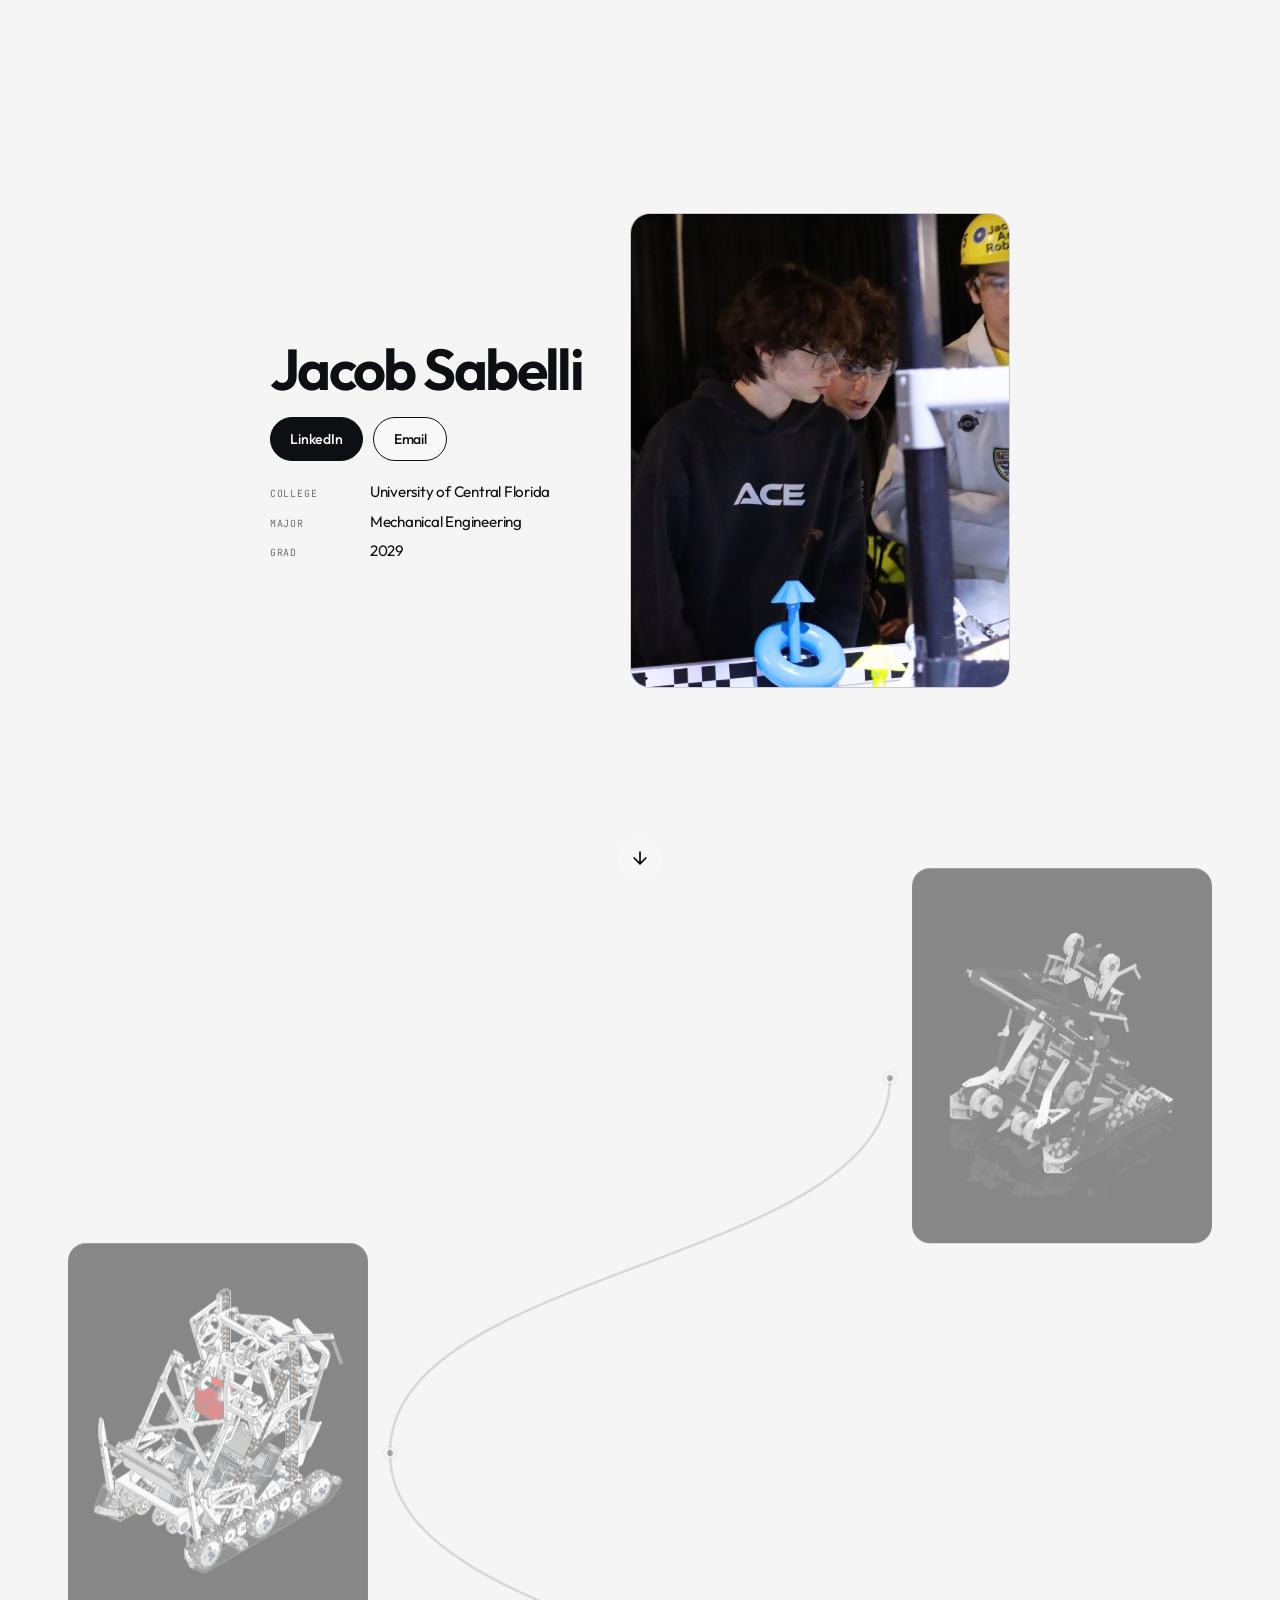
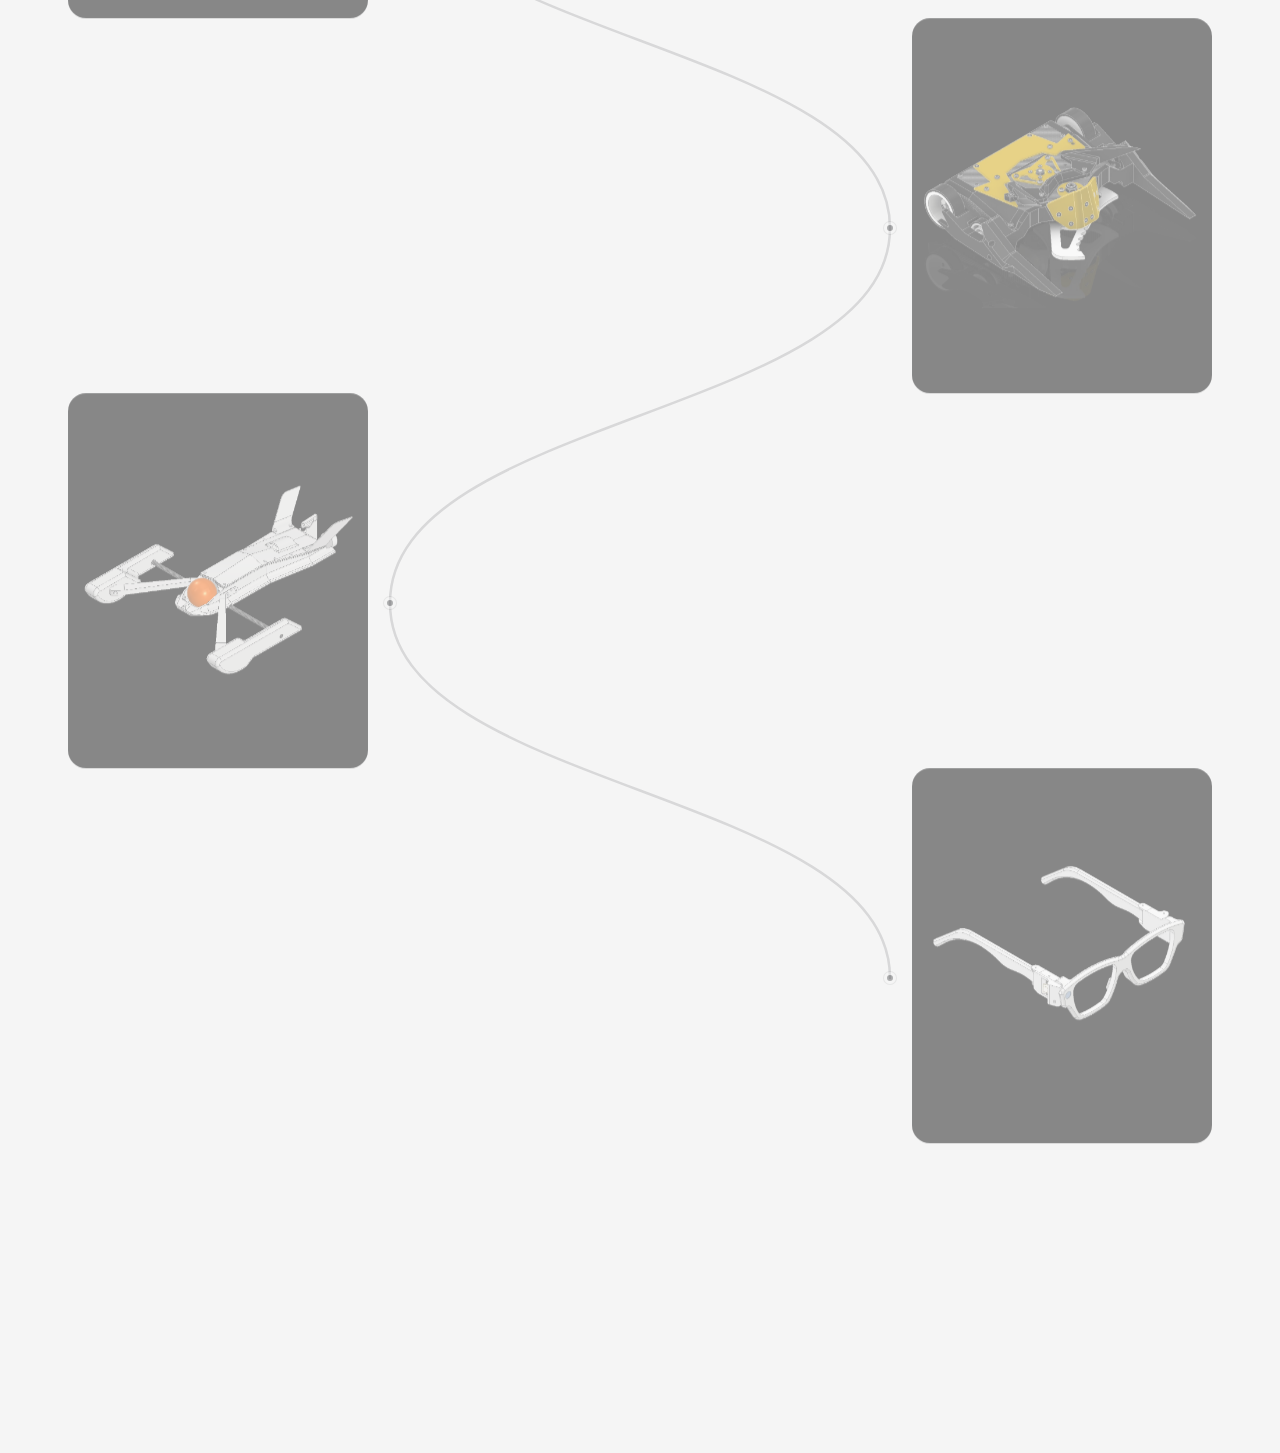
<file: index.html>
<!DOCTYPE html>
<html lang="en">
<head>
  <meta charset="UTF-8">
  <meta name="viewport" content="width=device-width, initial-scale=1, viewport-fit=cover">
  <title>Jacob Sabelli</title>
  <meta name="description" content="Robotics designer — mechanisms, CAD, and competition hardware.">
  <meta property="og:title" content="Jacob Sabelli">
  <meta property="og:description" content="Robotics designer — mechanisms, CAD, and competition hardware.">
  <link rel="icon" type="image/png" href="assets/images/SLogo.png">
  <link rel="preconnect" href="https://fonts.googleapis.com">
  <link rel="preconnect" href="https://fonts.gstatic.com" crossorigin>
  <link href="https://fonts.googleapis.com/css2?family=Outfit:wght@300;400;500;600;700&family=JetBrains+Mono:wght@400;500&display=swap" rel="stylesheet">
  <link rel="stylesheet" href="assets/css/style.css">
</head>
<body>
  <main id="top">
    <section class="hero">
      <div class="hero-inner">
        <div class="hero-copy">
          <h1 class="hero-name">Jacob Sabelli</h1>
          <div class="hero-actions">
            <a class="hero-btn" href="https://www.linkedin.com/in/jacob-sabelli/" target="_blank" rel="noopener">LinkedIn</a>
            <a class="hero-btn hero-btn--ghost" href="mailto:ja567336@ucf.edu">Email</a>
          </div>
          <dl class="hero-facts">
            <div>
              <dt>College</dt>
              <dd>University of Central Florida</dd>
            </div>
            <div>
              <dt>Major</dt>
              <dd>Mechanical Engineering</dd>
            </div>
            <div>
              <dt>Grad</dt>
              <dd>2029</dd>
            </div>
          </dl>
        </div>

        <div class="hero-stage">
          <div class="hero-media">
            <img src="assets/images/hero/portrait.png" alt="Jacob Sabelli">
          </div>
        </div>
      </div>

      <button class="downarrow bounce" type="button" aria-label="Scroll to projects" data-scroll="#projects">
        <img src="assets/images/icons/downarrow.svg" alt="" width="22" height="22">
      </button>
    </section>

    <section id="projects" class="projects">
      <div class="projects-inner">
        <div class="spline" data-spline>
          <svg class="spline-svg" aria-hidden="true" preserveAspectRatio="none">
            <path class="spline-path spline-path--track" fill="none"></path>
            <path class="spline-path spline-path--draw" fill="none"></path>
          </svg>

          <div class="spline-nodes">
            <article class="spline-node" data-album>
              <div class="node-pin" aria-hidden="true"></div>
              <p class="node-blurb">Co-Founder of Ace Robotics 229V</p>
              <a class="node-media" href="projects/high-school-vex.html">
                <div class="node-card">
                  <div class="album-cover album-cover--dark">
                    <img src="assets/images/high-school/cad.png" alt="High school VEX robot CAD render">
                  </div>
                  <div class="album-slide">
                    <div class="album-slide-inner">
                      <p class="album-kicker">2021 – 2025</p>
                      <h3 class="album-title">High School Robotics</h3>
                    </div>
                  </div>
                </div>
              </a>
            </article>

            <article class="spline-node" data-album>
              <div class="node-pin" aria-hidden="true"></div>
              <p class="node-blurb">Knightmare and Gator Robotics Design Teams</p>
              <a class="node-media" href="projects/collegiate-vex.html">
                <div class="node-card">
                  <div class="album-cover album-cover--dark">
                    <img src="assets/images/collegiate/cover.png" alt="Collegiate VEX robot CAD render">
                  </div>
                  <div class="album-slide">
                    <div class="album-slide-inner">
                      <p class="album-kicker">2026 – Present</p>
                      <h3 class="album-title">Collegiate Robotics</h3>
                    </div>
                  </div>
                </div>
              </a>
            </article>

            <article class="spline-node" data-album>
              <div class="node-pin" aria-hidden="true"></div>
              <p class="node-blurb">Knights Combat Robotics Projects</p>
              <a class="node-media" href="projects/combat.html">
                <div class="node-card">
                  <div class="album-cover album-cover--dark">
                    <img src="assets/images/combat/cover.png" alt="Combat robot CAD render">
                  </div>
                  <div class="album-slide">
                    <div class="album-slide-inner">
                      <p class="album-kicker">2025 – Present</p>
                      <h3 class="album-title">Combat Robotics</h3>
                    </div>
                  </div>
                </div>
              </a>
            </article>

            <article class="spline-node" data-album>
              <div class="node-pin" aria-hidden="true"></div>
              <p class="node-blurb">Fully 3D Printed Autonomous Race Boat</p>
              <a class="node-media" href="projects/autonomous-boat.html">
                <div class="node-card">
                  <div class="album-cover album-cover--dark">
                    <img src="assets/images/boat/cover.png" alt="Autonomous boat CAD render">
                  </div>
                  <div class="album-slide">
                    <div class="album-slide-inner">
                      <p class="album-kicker">2026</p>
                      <h3 class="album-title">Autonomous Boat</h3>
                    </div>
                  </div>
                </div>
              </a>
            </article>

            <article class="spline-node" data-album>
              <div class="node-pin" aria-hidden="true"></div>
              <p class="node-blurb">ESP32 Smart Glasses with Local ASR</p>
              <a class="node-media" href="projects/smart-glasses.html">
                <div class="node-card">
                  <div class="album-cover album-cover--dark">
                    <img src="assets/images/glasses/cad.png" alt="Smart glasses CAD render">
                  </div>
                  <div class="album-slide">
                    <div class="album-slide-inner">
                      <p class="album-kicker">2026 – Present · In Progress</p>
                      <h3 class="album-title">Smart Glasses</h3>
                    </div>
                  </div>
                </div>
              </a>
            </article>
          </div>
        </div>
      </div>
    </section>
  </main>

  <script src="assets/js/main.js"></script>
</body>
</html>
</file>
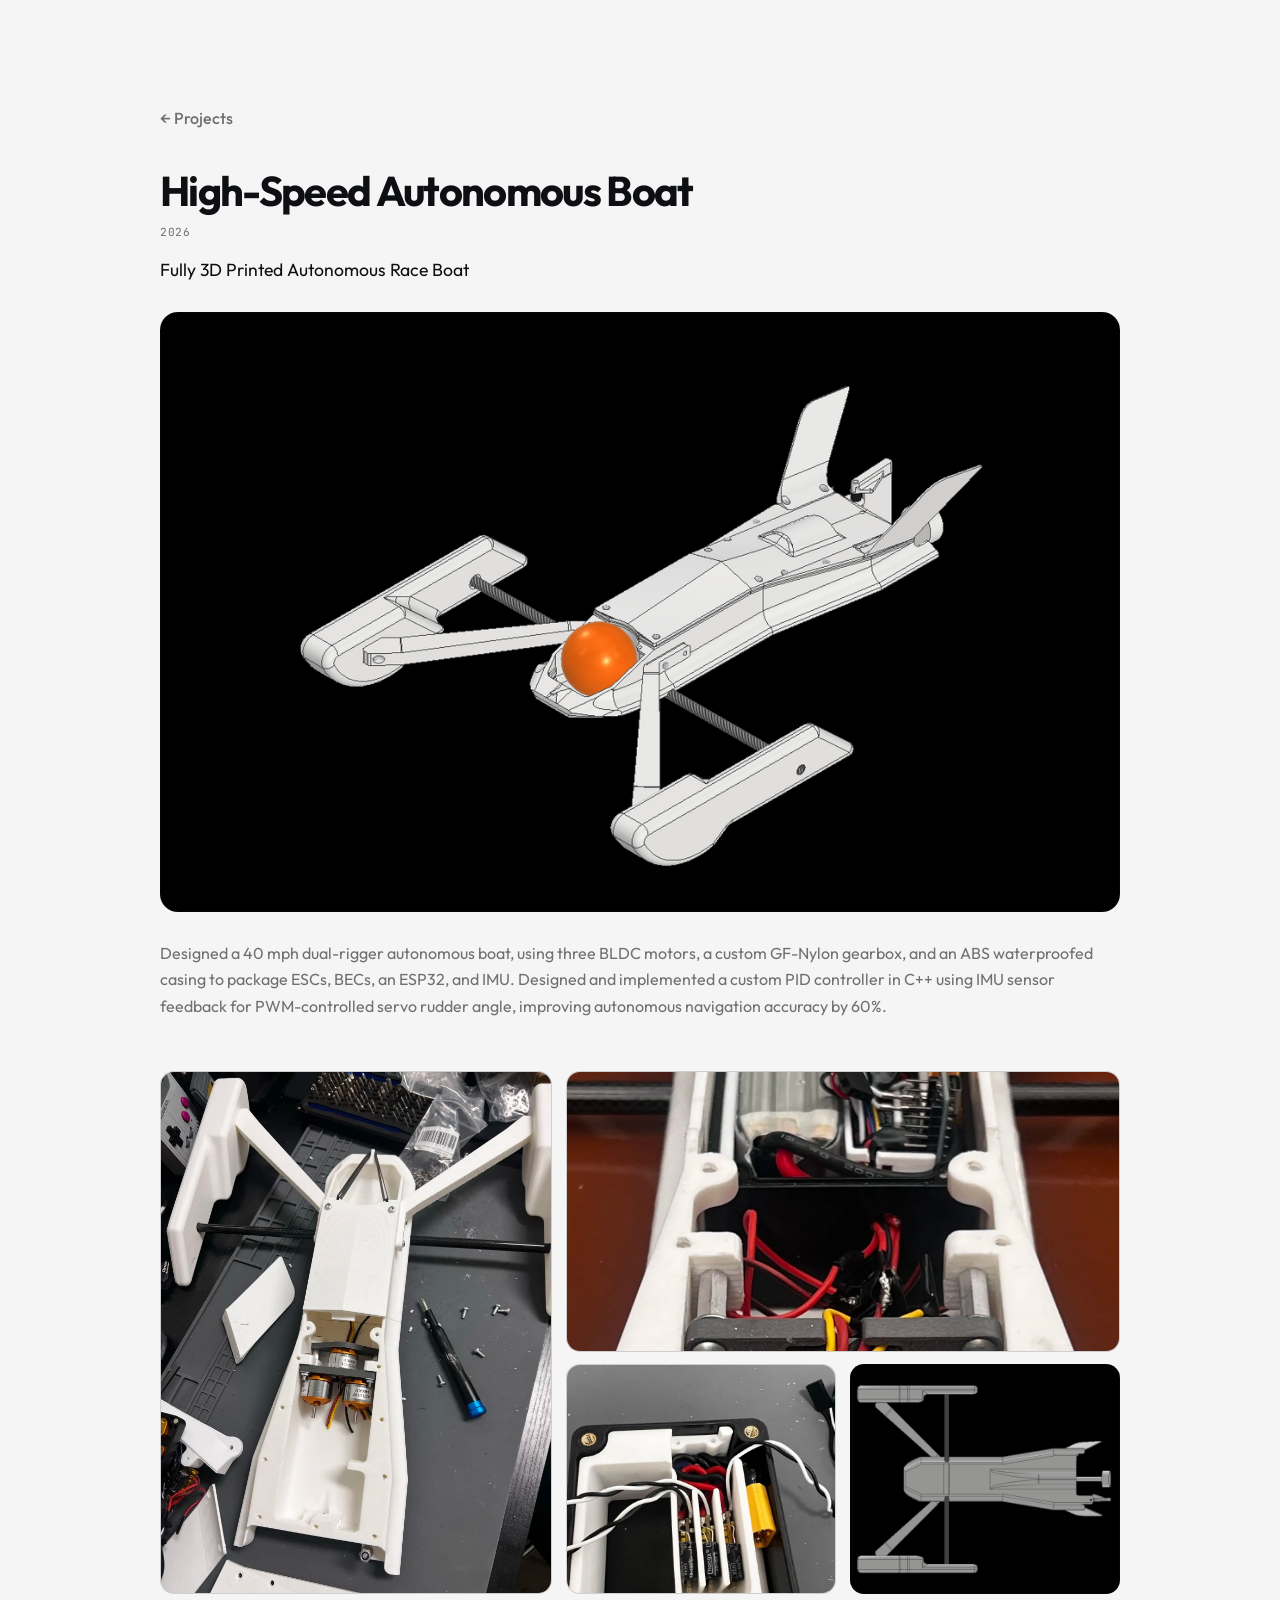
<file: projects/autonomous-boat.html>
<!DOCTYPE html>
<html lang="en">
<head>
  <meta charset="UTF-8">
  <meta name="viewport" content="width=device-width, initial-scale=1, viewport-fit=cover">
  <title>High-Speed Autonomous Boat — Jacob Sabelli</title>
  <meta name="description" content="High-speed dual-rigger autonomous boat — BLDC drive, custom gearbox, and PID rudder control.">
  <link rel="icon" type="image/png" href="../assets/images/SLogo.png">
  <link rel="preconnect" href="https://fonts.googleapis.com">
  <link rel="preconnect" href="https://fonts.gstatic.com" crossorigin>
  <link href="https://fonts.googleapis.com/css2?family=Outfit:wght@300;400;500;600;700&family=JetBrains+Mono:wght@400;500&display=swap" rel="stylesheet">
  <link rel="stylesheet" href="../assets/css/style.css">
</head>
<body>

  <article class="project-page project-page--wide">
    <a class="back" href="../index.html#projects">← Projects</a>
    <h1>High-Speed Autonomous Boat</h1>
    <p class="project-meta">2026</p>
    <p class="project-lede">Fully 3D Printed Autonomous Race Boat</p>

    <div class="project-hero project-hero--dark project-hero--boat">
      <img src="../assets/images/boat/hero.png" alt="Autonomous boat CAD render">
    </div>

    <div class="project-body">
      <p>
        Designed a 40 mph dual-rigger autonomous boat, using three BLDC motors, a custom GF-Nylon gearbox, and an ABS waterproofed casing to package ESCs, BECs, an ESP32, and IMU. Designed and implemented a custom PID controller in C++ using IMU sensor feedback for PWM-controlled servo rudder angle, improving autonomous navigation accuracy by 60%.
      </p>
    </div>

    <section class="robot-block">
      <div class="robot-collage robot-collage--boat">
        <figure class="project-shot project-shot--feature">
          <img src="../assets/images/boat/build-01.png" alt="Trimaran hull on the workbench with motors installed">
        </figure>
        <figure class="project-shot project-shot--wide">
          <img src="../assets/images/boat/build-02.png" alt="Dual brushless motors and gearing inside the hull">
        </figure>
        <figure class="project-shot project-shot--med">
          <img src="../assets/images/boat/build-03.png" alt="Electronics bay with capacitors and XT60 power connector">
        </figure>
        <figure class="project-shot project-shot--dark project-shot--tall">
          <img src="../assets/images/boat/build-06.png" alt="Top-down autonomous boat CAD render">
        </figure>
      </div>
    </section>
  </article>
</body>
</html>
</file>
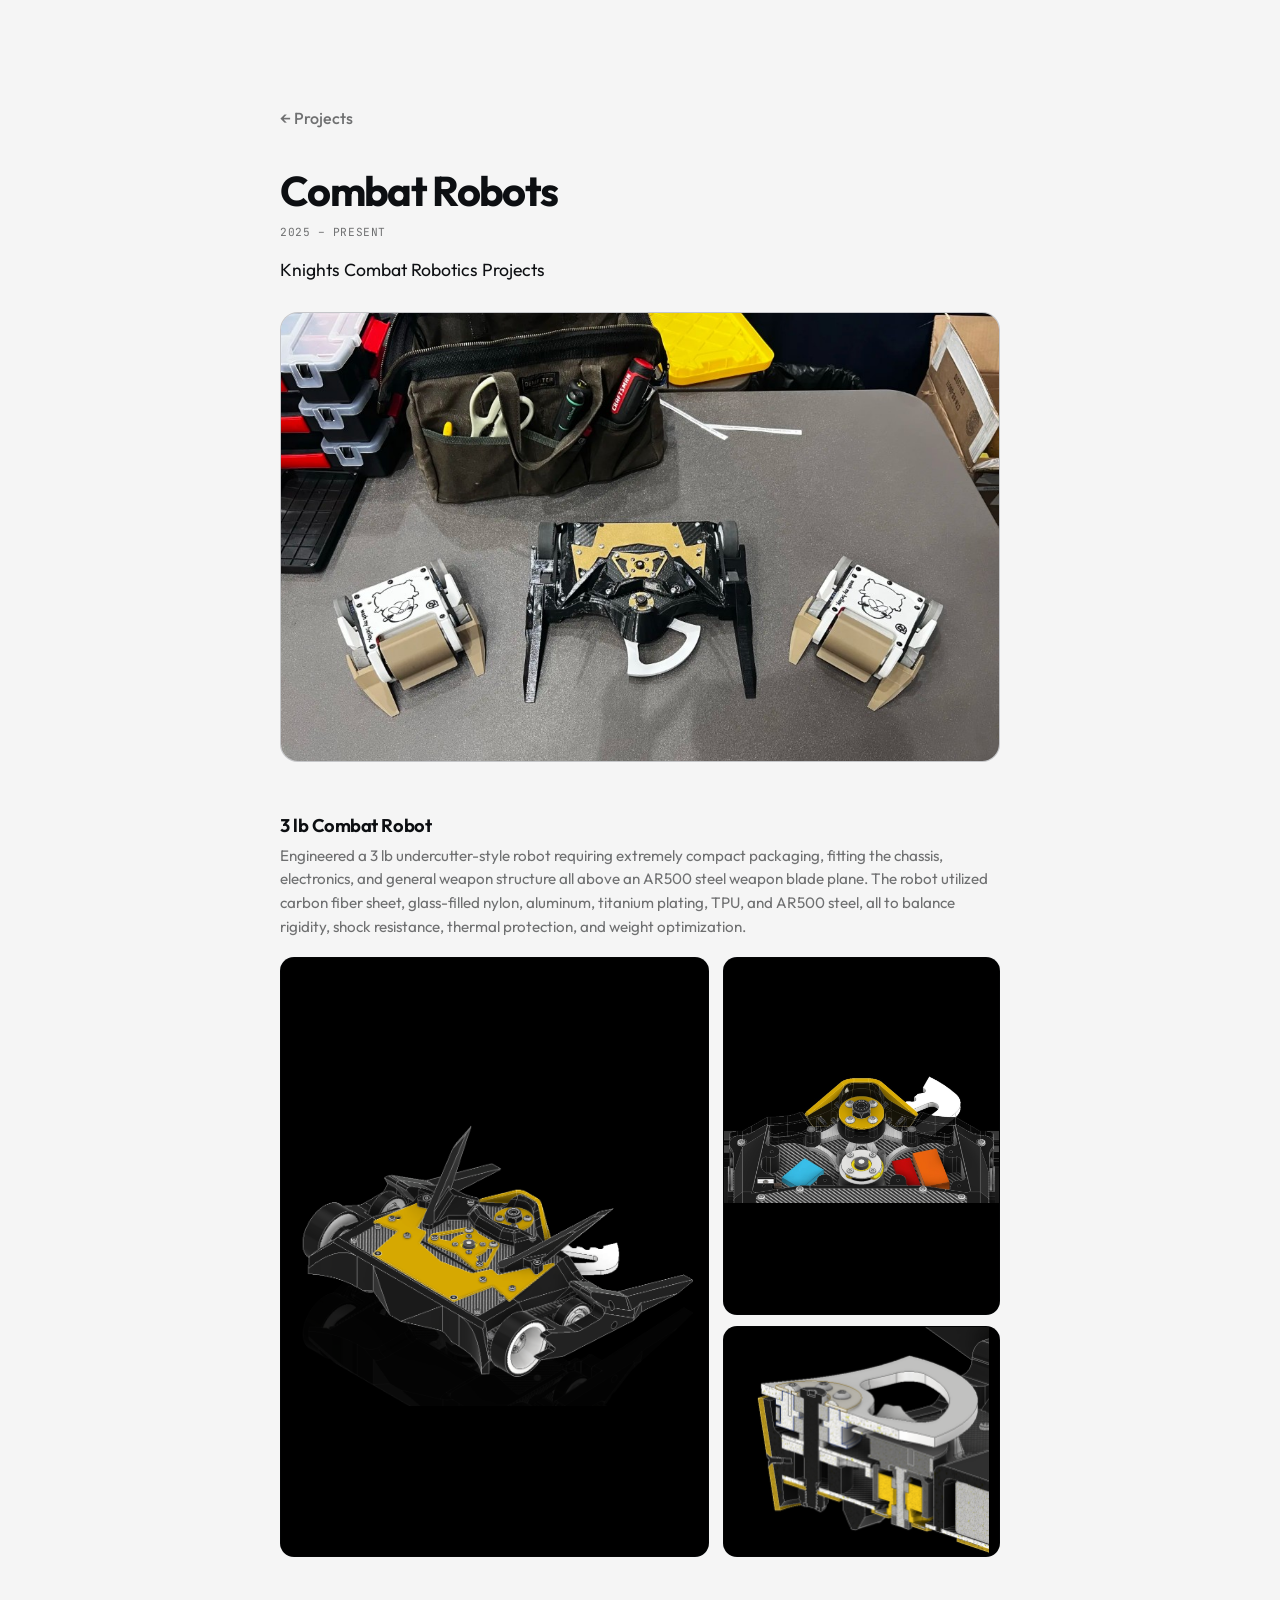
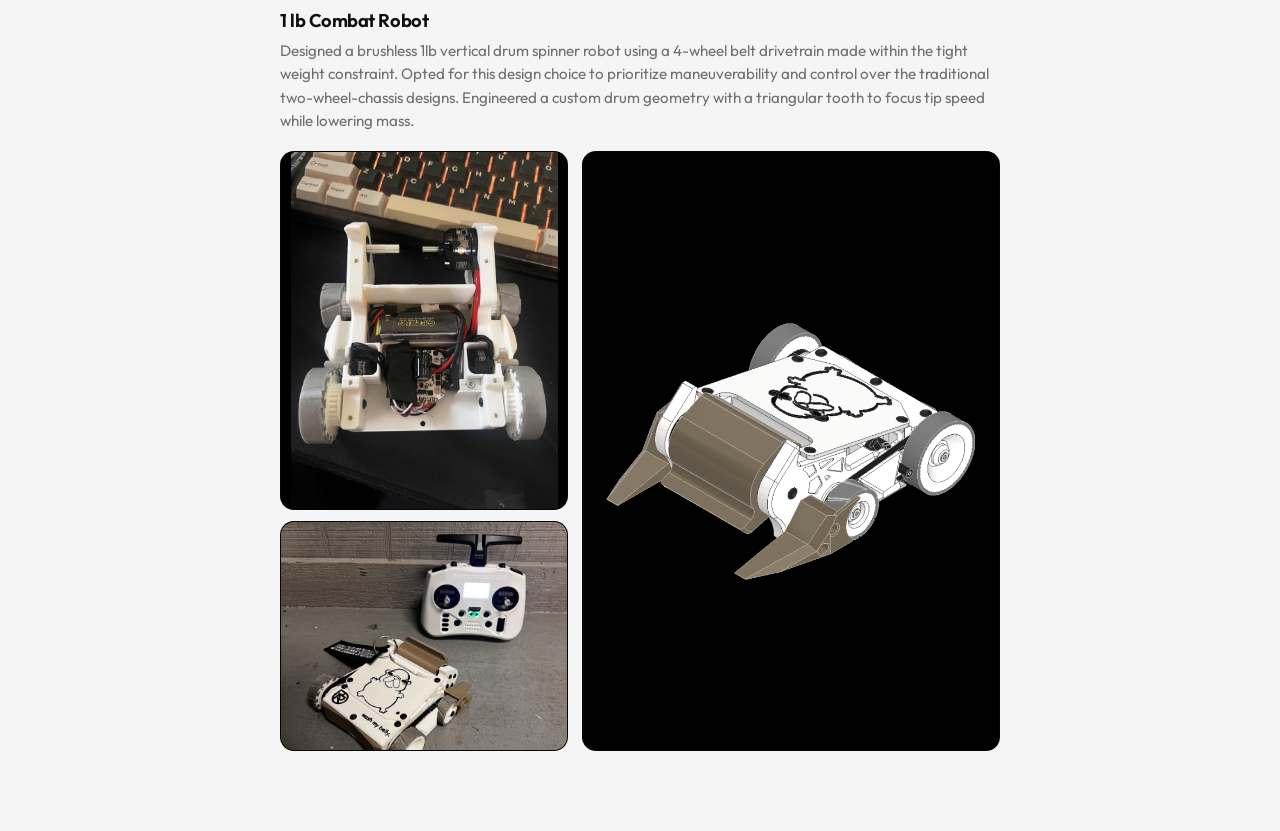
<file: projects/combat.html>
<!DOCTYPE html>
<html lang="en">
<head>
  <meta charset="UTF-8">
  <meta name="viewport" content="width=device-width, initial-scale=1, viewport-fit=cover">
  <title>Combat Robots — Jacob Sabelli</title>
  <meta name="description" content="Combat robot album — beetleweight builds with Knights Combat Robotics.">
  <link rel="icon" type="image/png" href="../assets/images/SLogo.png">
  <link rel="preconnect" href="https://fonts.googleapis.com">
  <link rel="preconnect" href="https://fonts.gstatic.com" crossorigin>
  <link href="https://fonts.googleapis.com/css2?family=Outfit:wght@300;400;500;600;700&family=JetBrains+Mono:wght@400;500&display=swap" rel="stylesheet">
  <link rel="stylesheet" href="../assets/css/style.css">
</head>
<body>

  <article class="project-page">
    <a class="back" href="../index.html#projects">← Projects</a>
    <h1>Combat Robots</h1>
    <p class="project-meta">2025 – Present</p>
    <p class="project-lede">Knights Combat Robotics Projects</p>

    <div class="project-hero">
      <img src="../assets/images/combat/hero.png" alt="Beetleweight combat robots on the workbench">
    </div>

    <section class="robot-block">
      <div class="robot-block-copy">
        <h2 class="robot-block-title">3 lb Combat Robot</h2>
        <p>
          Engineered a 3 lb undercutter-style robot requiring extremely compact packaging, fitting the chassis, electronics, and general weapon structure all above an AR500 steel weapon blade plane. The robot utilized carbon fiber sheet, glass-filled nylon, aluminum, titanium plating, TPU, and AR500 steel, all to balance rigidity, shock resistance, thermal protection, and weight optimization.
        </p>
      </div>
      <div class="robot-collage robot-collage--combat">
        <figure class="project-shot project-shot--dark project-shot--feature">
          <img src="../assets/images/combat/detail-01.png" alt="3 lb undercutter combat robot CAD — top view">
        </figure>
        <figure class="project-shot project-shot--dark project-shot--tall">
          <img src="../assets/images/combat/detail-02.png" alt="3 lb combat robot CAD — internals and weapon hub">
        </figure>
        <figure class="project-shot project-shot--dark project-shot--wide">
          <img src="../assets/images/combat/detail-03.png" alt="3 lb combat robot CAD — chassis cross-section">
        </figure>
      </div>
    </section>

    <section class="robot-block robot-block--flip">
      <div class="robot-block-copy">
        <h2 class="robot-block-title">1 lb Combat Robot</h2>
        <p>
          Designed a brushless 1lb vertical drum spinner robot using a 4-wheel belt drivetrain made within the tight weight constraint. Opted for this design choice to prioritize maneuverability and control over the traditional two-wheel-chassis designs. Engineered a custom drum geometry with a triangular tooth to focus tip speed while lowering mass.
        </p>
      </div>
      <div class="robot-collage robot-collage--alt robot-collage--combat">
        <figure class="project-shot project-shot--dark project-shot--feature">
          <img src="../assets/images/combat/wmb-01.png" alt="1 lb vertical drum spinner combat robot CAD">
        </figure>
        <figure class="project-shot project-shot--dark project-shot--wide">
          <img src="../assets/images/combat/wmb-02.png" alt="1 lb combat robot chassis and belt drivetrain internals">
        </figure>
        <figure class="project-shot project-shot--dark project-shot--tall project-shot--fill">
          <img src="../assets/images/combat/wmb-03.png" alt="1 lb combat robot with RadioMaster controller">
        </figure>
      </div>
    </section>
  </article>
</body>
</html>
</file>
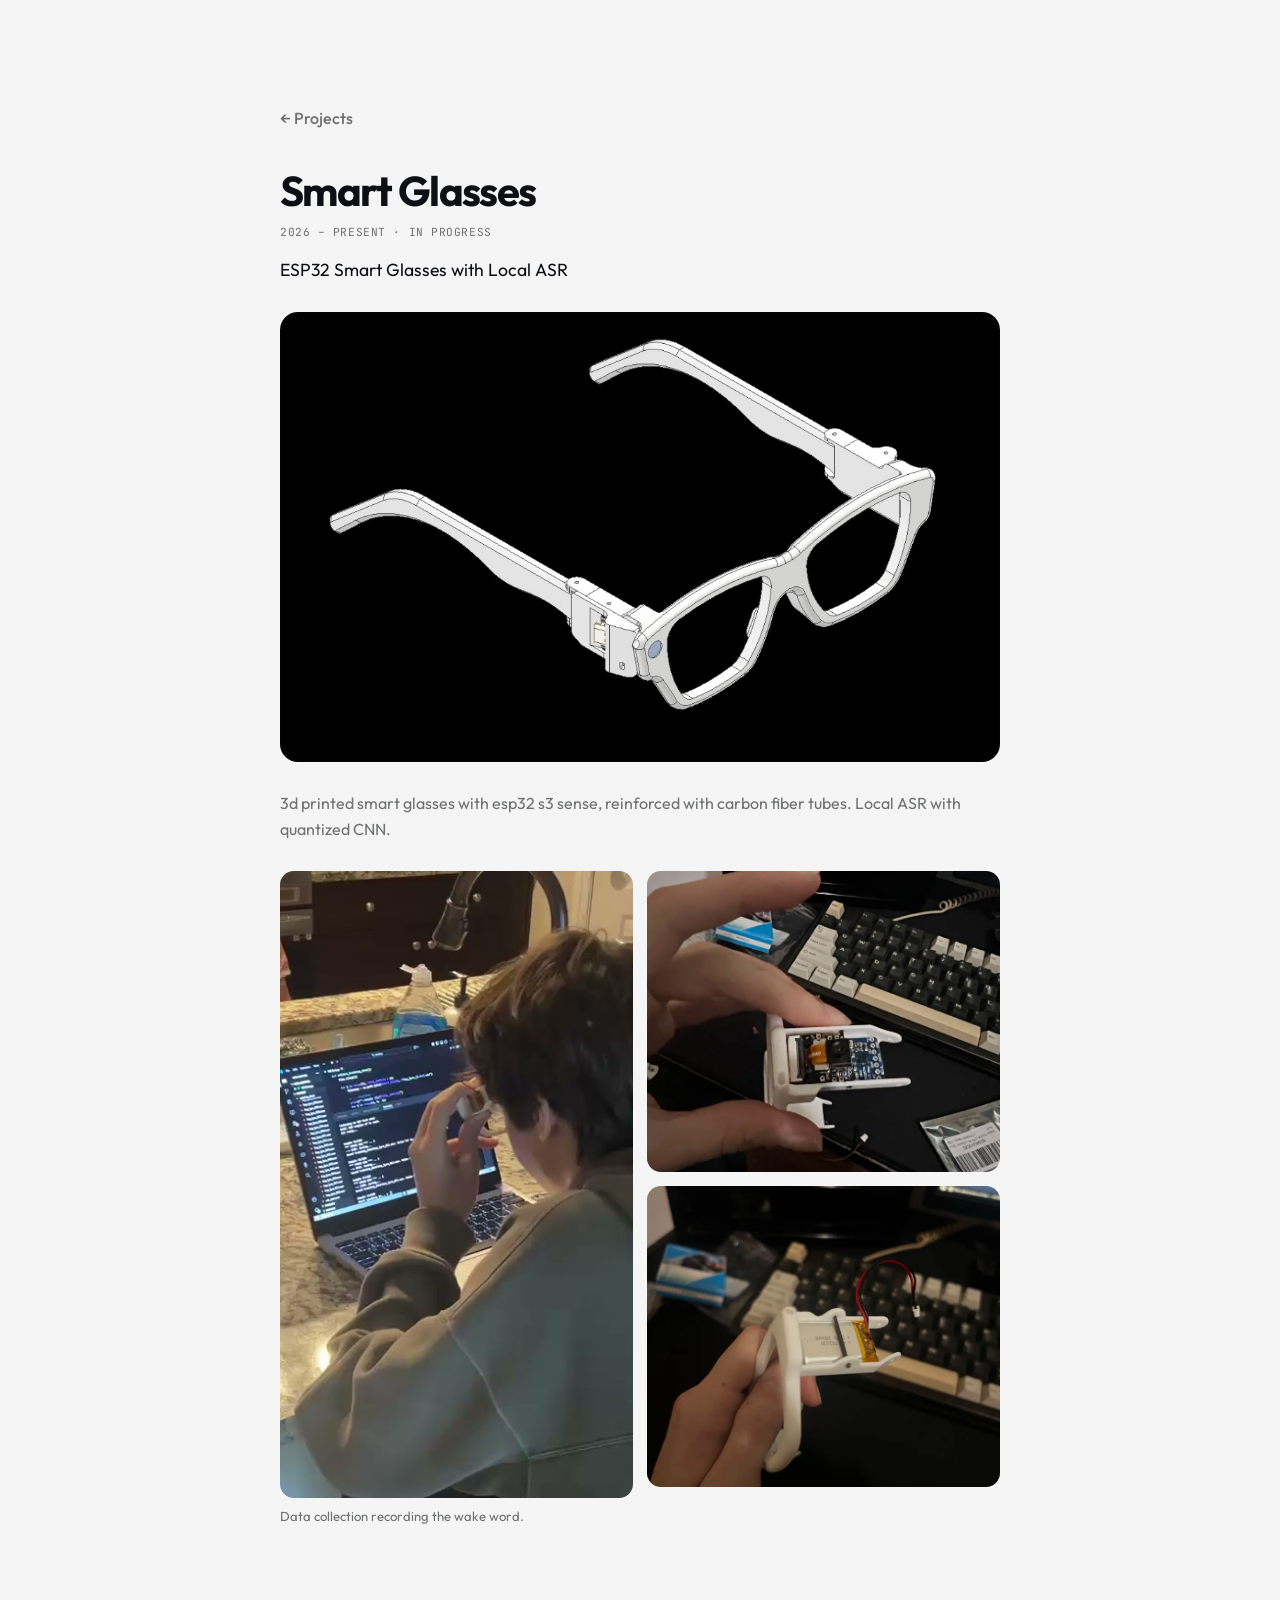
<file: projects/smart-glasses.html>
<!DOCTYPE html>
<html lang="en">
<head>
  <meta charset="UTF-8">
  <meta name="viewport" content="width=device-width, initial-scale=1, viewport-fit=cover">
  <title>Smart Glasses — Jacob Sabelli</title>
  <meta name="description" content="3D printed smart glasses with ESP32-S3 Sense, cameras, and local ASR.">
  <link rel="icon" type="image/png" href="../assets/images/SLogo.png">
  <link rel="preconnect" href="https://fonts.googleapis.com">
  <link rel="preconnect" href="https://fonts.gstatic.com" crossorigin>
  <link href="https://fonts.googleapis.com/css2?family=Outfit:wght@300;400;500;600;700&family=JetBrains+Mono:wght@400;500&display=swap" rel="stylesheet">
  <link rel="stylesheet" href="../assets/css/style.css">
</head>
<body>

  <article class="project-page">
    <a class="back" href="../index.html#projects">← Projects</a>
    <h1>Smart Glasses</h1>
    <p class="project-meta">2026 – Present · In Progress</p>
    <p class="project-lede">ESP32 Smart Glasses with Local ASR</p>

    <div class="project-hero project-hero--dark">
      <img src="../assets/images/glasses/cad.png" alt="Smart glasses CAD render">
    </div>

    <div class="project-body">
      <p>
        3d printed smart glasses with esp32 s3 sense, reinforced with carbon fiber tubes. Local ASR with quantized CNN.
      </p>
    </div>

    <div class="glasses-media">
      <figure class="glasses-shot glasses-shot--captioned">
        <img src="../assets/images/glasses/wake-word.jpg" alt="Wake word data collection recording">
        <figcaption>Data collection recording the wake word.</figcaption>
      </figure>

      <div class="glasses-shots">
        <figure class="glasses-shot">
          <img src="../assets/images/glasses/build-01.png" alt="3D printed smart glasses temple with ESP32-S3 Sense and camera">
        </figure>
        <figure class="glasses-shot">
          <img src="../assets/images/glasses/build-02.png" alt="3D printed smart glasses temple with LiPo battery installed">
        </figure>
      </div>
    </div>
  </article>
</body>
</html>
</file>
<file: assets/css/style.css>
:root {
  --bg: #f5f5f5;
  --ink: #0d0f12;
  --muted: rgba(13, 15, 18, 0.58);
  --faint: rgba(13, 15, 18, 0.12);
  --placeholder: #e4e4e7;
  --placeholder-ink: rgba(13, 15, 18, 0.35);
  --accent: #c45c26;
  --hero: 1180px;
  --font: "Outfit", sans-serif;
  --mono: "JetBrains Mono", ui-monospace, monospace;
}

*,
*::before,
*::after {
  box-sizing: border-box;
}

html {
  scroll-behavior: smooth;
}

html,
body {
  margin: 0;
  min-height: 100%;
  background-color: var(--bg);
  color: var(--ink);
  font-family: var(--font);
  -webkit-font-smoothing: antialiased;
}

body {
  overflow-x: hidden;
  background: var(--bg);
}

a {
  color: inherit;
  text-decoration: none;
}

img {
  display: block;
  max-width: 100%;
  height: auto;
}

.brand {
  font-weight: 600;
  letter-spacing: -0.02em;
  font-size: 0.95rem;
}

/* Hero — copy left, photo right */
.hero {
  position: relative;
  min-height: 100vh;
  min-height: 100svh;
  display: flex;
  align-items: center;
  justify-content: center;
  padding: 3.5rem 1.5rem calc(3.5rem + env(safe-area-inset-bottom, 0px));
}

.hero-inner {
  position: relative;
  z-index: 1;
  width: max-content;
  max-width: 100%;
  margin: 0 auto;
  display: grid;
  grid-template-columns: auto auto;
  justify-content: center;
  gap: clamp(1.75rem, 4vw, 3rem);
  align-items: center;
}

.hero-copy {
  max-width: 26rem;
  justify-self: stretch;
}

.hero-stage {
  position: relative;
  width: clamp(240px, 36vw, 380px);
  justify-self: stretch;
  flex-shrink: 0;
}

.hero-media {
  width: 100%;
  aspect-ratio: 4 / 5;
  max-height: 58vh;
  border-radius: 20px;
  background: color-mix(in srgb, var(--placeholder) 88%, #fff);
  border: 1px solid rgba(13, 15, 18, 0.12);
  overflow: hidden;
}

.hero-media img {
  width: 100%;
  height: 100%;
  max-width: none;
  object-fit: cover;
  display: block;
}

.hero-media span {
  font-family: var(--mono);
  font-size: 0.75rem;
  letter-spacing: 0.08em;
  text-transform: uppercase;
  color: var(--placeholder-ink);
}

.hero-name {
  margin: 0;
  font-size: clamp(2.5rem, 5.5vw, 3.6rem);
  font-weight: 650;
  letter-spacing: -0.045em;
  line-height: 1.02;
}

.hero-facts {
  margin: 1.35rem 0 0;
  padding: 0;
  display: grid;
  gap: 0.65rem;
}

.hero-facts > div {
  display: grid;
  grid-template-columns: 5.5rem 1fr;
  gap: 0.75rem;
  align-items: baseline;
}

.hero-facts dt {
  margin: 0;
  font-family: var(--mono);
  font-size: 0.62rem;
  letter-spacing: 0.08em;
  text-transform: uppercase;
  color: var(--muted);
}

.hero-facts dd {
  margin: 0;
  font-size: 0.95rem;
  letter-spacing: -0.015em;
  color: var(--ink);
}

.hero-actions {
  display: flex;
  flex-wrap: wrap;
  gap: 0.65rem;
  margin-top: 1.15rem;
}

.hero-btn {
  display: inline-flex;
  align-items: center;
  justify-content: center;
  min-height: 44px;
  padding: 0.7rem 1.2rem;
  border-radius: 999px;
  font-size: 0.88rem;
  font-weight: 500;
  letter-spacing: -0.01em;
  background: var(--ink);
  color: #fff;
  border: 1.5px solid var(--ink);
  transition: background 0.2s ease, color 0.2s ease, opacity 0.2s ease;
}

.hero-btn:hover {
  opacity: 0.85;
}

.hero-btn--ghost {
  background: color-mix(in srgb, var(--bg) 70%, #fff);
  color: var(--ink);
}

.hero-btn--ghost:hover {
  background: rgba(13, 15, 18, 0.06);
  opacity: 1;
}

.downarrow {
  position: absolute;
  left: 50%;
  bottom: calc(1.25rem + env(safe-area-inset-bottom, 0px));
  z-index: 2;
  transform: translateX(-50%);
  width: 44px;
  height: 44px;
  border: 0;
  border-radius: 999px;
  background: color-mix(in srgb, var(--bg) 80%, #fff);
  display: grid;
  place-items: center;
  cursor: pointer;
  color: var(--ink);
  transition: background 0.2s ease;
}

.downarrow:hover {
  background: #fff;
}

.downarrow img {
  width: 20px;
  height: 20px;
}

.bounce {
  animation: bounce 1.6s ease-in-out infinite;
}

@keyframes bounce {
  0%,
  100% {
    transform: translateX(-50%) translateY(0);
  }
  50% {
    transform: translateX(-50%) translateY(-8px);
  }
}

/* Projects spline — same width as hero */
.projects {
  padding: 0.5rem 1.5rem 5rem;
}

.projects-inner {
  width: min(100%, var(--hero));
  margin: 0 auto;
  overflow: visible;
}

.spline {
  position: relative;
  width: 100%;
  min-height: 0;
  margin-top: 0.25rem;
  overflow: visible;
}

.spline-svg {
  position: absolute;
  inset: 0;
  width: 100%;
  height: 100%;
  pointer-events: none;
  overflow: visible;
}

.spline-path {
  fill: none;
  stroke-linecap: round;
  stroke-linejoin: round;
}

.spline-path--track {
  stroke: rgba(13, 15, 18, 0.12);
  stroke-width: 2.5;
}

.spline-path--draw {
  stroke: rgba(13, 15, 18, 0.55);
  stroke-width: 2.5;
  stroke-dasharray: 1;
  stroke-dashoffset: 1;
}

.spline-nodes {
  position: absolute;
  inset: 0;
}

.spline-node {
  position: absolute;
  width: 0;
  height: 0;
  z-index: 2;
}

.node-pin {
  position: absolute;
  left: 0;
  top: 0;
  width: 12px;
  height: 12px;
  border-radius: 50%;
  background: var(--ink);
  border: 3px solid color-mix(in srgb, var(--bg) 70%, #fff);
  box-shadow: 0 0 0 1px rgba(13, 15, 18, 0.2);
  transform: translate(-50%, -50%);
  z-index: 3;
  pointer-events: none;
  opacity: 0.3;
  transition: opacity 0.35s ease;
}

.spline-node.is-in .node-pin {
  opacity: 1;
}

.node-media {
  position: absolute;
  top: 0;
  width: var(--card-w, 280px);
  color: inherit;
  text-decoration: none;
  transform: translateY(-50%);
  opacity: 0.45;
  transition: opacity 0.45s ease;
}

.spline-node.is-in .node-media {
  opacity: 1;
}

.spline-node.is-right .node-media {
  left: 22px;
  right: auto;
}

.spline-node.is-left .node-media {
  left: auto;
  right: 22px;
}

.node-media:focus-visible {
  outline: 2px solid var(--ink);
  outline-offset: 4px;
  border-radius: 16px;
}

.node-blurb {
  position: absolute;
  top: 0;
  width: var(--blurb-w, 220px);
  margin: 0;
  font-size: 0.92rem;
  line-height: 1.45;
  color: var(--muted);
  opacity: 0;
  pointer-events: none;
  transition:
    opacity 0.45s ease,
    transform 0.45s cubic-bezier(0.22, 1, 0.36, 1);
}

.spline-node.is-right .node-blurb {
  right: 22px;
  left: auto;
  text-align: right;
  transform: translate(14px, -50%);
}

.spline-node.is-left .node-blurb {
  left: 22px;
  right: auto;
  text-align: left;
  transform: translate(-14px, -50%);
}

.spline-node.is-in .node-blurb {
  opacity: 1;
  pointer-events: auto;
  transform: translate(0, -50%);
}

/* Narrow: same left/right pattern, tighter offsets + smaller type */
.spline.is-narrow .spline-node.is-right .node-media {
  left: 10px;
}

.spline.is-narrow .spline-node.is-left .node-media {
  right: 10px;
}

.spline.is-narrow .spline-node.is-right .node-blurb {
  right: 10px;
}

.spline.is-narrow .spline-node.is-left .node-blurb {
  left: 10px;
}

.spline.is-narrow .node-blurb {
  font-size: 0.72rem;
  line-height: 1.35;
}

.spline.is-narrow .album-title {
  font-size: 0.92rem;
  max-width: 12ch;
}

.spline.is-narrow .album-kicker {
  font-size: 0.58rem;
  letter-spacing: 0.04em;
}

.spline.is-narrow .album-cover {
  border-radius: 14px;
}

.spline.is-narrow .node-pin {
  width: 10px;
  height: 10px;
  border-width: 2px;
}

.node-card {
  display: flex;
  flex-direction: column;
  width: 100%;
  transition: transform 0.3s ease;
}

.node-media:hover .node-card {
  transform: translateY(-4px) scale(1.02);
}

.node-media:hover .album-cover {
  box-shadow: 0 16px 32px rgba(13, 15, 18, 0.14);
}

.album-cover {
  position: relative;
  width: 100%;
  aspect-ratio: 4 / 5;
  border-radius: 18px;
  background: var(--placeholder);
  border: 1px dashed rgba(13, 15, 18, 0.14);
  overflow: hidden;
  z-index: 2;
  transition: box-shadow 0.35s ease, transform 0.35s ease;
  transform-style: preserve-3d;
}

.album-cover img {
  width: 100%;
  height: 100%;
  object-fit: cover;
}

.album-cover--dark {
  background: #000;
  border: 1px solid rgba(13, 15, 18, 0.35);
}

.album-cover--dark img {
  object-fit: contain;
  background: #000;
}

.cover-stack {
  position: absolute;
  inset: 12% 14%;
  pointer-events: none;
}

.cover-stack span {
  position: absolute;
  inset: 0;
  border-radius: 10px;
  background: rgba(13, 15, 18, 0.06);
  border: 1px solid rgba(13, 15, 18, 0.08);
}

.cover-stack span:nth-child(1) {
  transform: rotate(-6deg) translate(-4%, 2%);
}

.cover-stack span:nth-child(2) {
  transform: rotate(3deg) translate(3%, -2%);
}

.cover-stack span:nth-child(3) {
  transform: rotate(-1deg);
}

.cover-label {
  position: absolute;
  left: 50%;
  top: 50%;
  transform: translate(-50%, -50%);
  font-family: var(--mono);
  font-size: 0.65rem;
  letter-spacing: 0.08em;
  text-transform: uppercase;
  color: var(--placeholder-ink);
}

.album-slide {
  width: 100%;
  overflow: hidden;
}

.album-slide-inner {
  padding: 0.55rem 0.05rem 0;
  width: 100%;
  will-change: transform;
  transition: transform 0.45s cubic-bezier(0.22, 1, 0.36, 1);
  transform: translateY(-110%);
}

.spline-node.is-in .album-slide-inner {
  transform: translateY(0);
}

.spline-node.is-left .node-card {
  align-items: flex-end;
  text-align: right;
}

.spline-node.is-right .node-card {
  align-items: flex-start;
  text-align: left;
}

.album-kicker {
  margin: 0;
  font-family: var(--mono);
  font-size: 0.58rem;
  letter-spacing: 0.06em;
  text-transform: uppercase;
  color: var(--muted);
}

.album-title {
  margin: 0.2rem 0 0;
  font-size: 1.15rem;
  font-weight: 650;
  letter-spacing: -0.035em;
  line-height: 1.12;
  max-width: 14ch;
}

.spline-node.is-left .album-title {
  margin-left: auto;
}

@media (max-width: 860px) {
  .hero-inner {
    grid-template-columns: auto auto;
    justify-content: center;
    gap: clamp(1rem, 3vw, 1.75rem);
  }

  .hero-copy {
    justify-self: stretch;
    text-align: left;
    max-width: 18rem;
  }

  .hero-name {
    font-size: clamp(1.85rem, 5vw, 2.6rem);
  }

  .hero-facts {
    margin-top: 1rem;
    gap: 0.45rem;
  }

  .hero-facts > div {
    grid-template-columns: 4.5rem 1fr;
    gap: 0.5rem;
  }

  .hero-facts dd {
    font-size: 0.88rem;
  }

  .hero-actions {
    justify-content: flex-start;
    margin-top: 0.95rem;
    gap: 0.5rem;
  }

  .hero-btn {
    min-height: 40px;
    padding: 0.55rem 0.95rem;
    font-size: 0.82rem;
  }

  .hero-media {
    max-height: 48vh;
  }

  .hero-stage {
    order: 0;
    width: clamp(150px, 34vw, 260px);
    justify-self: stretch;
  }

  .hero {
    align-items: center;
    justify-content: center;
    padding-top: 3rem;
    padding-bottom: calc(4.5rem + env(safe-area-inset-bottom, 0px));
    min-height: auto;
  }

  .spline {
    min-height: 0;
  }

  .node-blurb {
    font-size: 0.82rem;
  }

  .album-kicker {
    font-size: 0.68rem;
  }
}

@media (max-width: 520px) {
  .hero-inner {
    gap: 0.85rem;
  }

  .hero-copy {
    max-width: 14rem;
  }

  .hero-name {
    font-size: clamp(1.55rem, 7vw, 2rem);
  }

  .hero-facts > div {
    grid-template-columns: 3.75rem 1fr;
    gap: 0.35rem;
  }

  .hero-facts dt {
    font-size: 0.58rem;
  }

  .hero-facts dd {
    font-size: 0.78rem;
  }

  .hero-btn {
    min-height: 36px;
    padding: 0.45rem 0.8rem;
    font-size: 0.75rem;
  }

  .hero-media {
    max-height: 42vh;
  }

  .hero-stage {
    width: clamp(120px, 32vw, 180px);
  }

  .node-blurb {
    font-size: 0.75rem;
    line-height: 1.35;
  }

  .album-title {
    font-size: 1.02rem;
  }

  .album-kicker {
    font-size: 0.7rem;
    letter-spacing: 0.04em;
  }
}

@media (max-height: 500px) {
  .downarrow {
    display: none;
  }
}

@media (prefers-reduced-motion: reduce) {
  *,
  *::before,
  *::after {
    animation: none !important;
    transition: none !important;
  }

  .album-slide-inner {
    transform: none !important;
  }

  .node-blurb {
    opacity: 1 !important;
  }

  .spline-node:not(.is-center) .node-blurb,
  .spline-node.is-left .node-blurb,
  .spline-node.is-right .node-blurb {
    transform: translate(0, -50%) !important;
  }

  .node-media,
  .node-pin {
    opacity: 1 !important;
  }
}

/* Project detail pages */
.project-page {
  width: min(100% - 2rem, 720px);
  margin: 0 auto;
  padding: 6rem 0 calc(5rem + env(safe-area-inset-bottom, 0px));
}

.project-page--wide {
  width: min(100% - 2rem, 960px);
}

.back {
  display: inline-flex;
  align-items: center;
  min-height: 44px;
  margin-bottom: 1.75rem;
  color: var(--muted);
  font-weight: 500;
  transition: color 0.2s ease, letter-spacing 0.2s ease;
}

.back:hover {
  color: var(--ink);
  letter-spacing: 0.02em;
}

.project-page h1 {
  margin: 0;
  font-size: clamp(1.9rem, 5vw, 2.6rem);
  letter-spacing: -0.04em;
  line-height: 1.1;
}

.project-meta {
  margin: 0.7rem 0 0;
  font-family: var(--mono);
  font-size: 0.7rem;
  text-transform: uppercase;
  letter-spacing: 0.05em;
  color: var(--muted);
}

.project-lede {
  margin: 1.15rem 0 0;
  font-size: 1.1rem;
  line-height: 1.5;
  max-width: 36ch;
}

.project-hero {
  margin: 1.75rem 0;
  border-radius: 18px;
  overflow: hidden;
  aspect-ratio: 16 / 10;
  background: var(--placeholder);
  border: 1px dashed rgba(13, 15, 18, 0.14);
  display: grid;
  place-items: center;
}

.project-hero:has(img),
.project-hero--dark {
  background: #000;
  border: 1px solid rgba(13, 15, 18, 0.35);
}

.project-hero:has(img):not(.project-hero--dark) {
  background: var(--placeholder);
  border: 1px solid rgba(13, 15, 18, 0.14);
}

.project-hero span {
  font-family: var(--mono);
  font-size: 0.7rem;
  letter-spacing: 0.08em;
  text-transform: uppercase;
  color: var(--placeholder-ink);
}

.project-hero img {
  width: 100%;
  height: 100%;
  object-fit: cover;
}

.project-hero--bottom img {
  object-position: center bottom;
}

.project-hero--dark img {
  object-fit: contain;
  background: #000;
}

.project-hero--boat img {
  object-fit: contain;
  object-position: center 40%;
  transform: scale(0.9) translateY(-4%);
  transform-origin: center center;
}

.project-body p {
  margin: 0;
  color: var(--muted);
  line-height: 1.65;
  font-size: 1rem;
}

.project-body p + p {
  margin-top: 1rem;
}

.project-body ul {
  margin: 0;
  padding: 0 0 0 1.15rem;
  color: var(--muted);
  line-height: 1.65;
  font-size: 1rem;
  display: grid;
  gap: 0.75rem;
}

.project-body {
  margin-top: 0.25rem;
}

.glasses-media {
  margin-top: 1.75rem;
  width: 100%;
  display: grid;
  grid-template-columns: 1fr 1fr;
  gap: 0.85rem;
  align-items: start;
}

.glasses-shots {
  display: grid;
  gap: 0.85rem;
  min-width: 0;
}

.glasses-shot {
  margin: 0;
  border-radius: 14px;
  overflow: hidden;
  min-width: 0;
}

.glasses-shot img {
  width: 100%;
  height: auto;
  display: block;
}

.glasses-shot--captioned {
  display: grid;
  gap: 0.55rem;
  border-radius: 0;
  overflow: visible;
}

.glasses-shot--captioned img {
  border-radius: 14px;
}

.glasses-shot--captioned figcaption {
  font-size: 0.82rem;
  line-height: 1.4;
  color: var(--muted);
}

@media (max-width: 720px) {
  .glasses-media {
    grid-template-columns: 1fr;
  }
}

.specs {
  list-style: none;
  padding: 0;
  margin: 1.75rem 0 0;
  display: grid;
  gap: 0.55rem;
}

.specs li {
  display: flex;
  justify-content: space-between;
  gap: 1rem;
  padding: 0.65rem 0;
  border-bottom: 1px solid var(--faint);
  font-size: 0.95rem;
}

.specs span:first-child {
  color: var(--muted);
}

.specs span:last-child {
  font-weight: 500;
  text-align: right;
}

.build-grid {
  margin-top: 1.75rem;
  display: grid;
  gap: 0.75rem;
}

.build-item {
  display: grid;
  grid-template-columns: 96px 1fr;
  gap: 1rem;
  align-items: center;
  padding: 0.75rem 0;
  border-bottom: 1px solid var(--faint);
}

.build-thumb {
  width: 96px;
  aspect-ratio: 4 / 5;
  border-radius: 12px;
  background: var(--placeholder);
  border: 1px dashed rgba(13, 15, 18, 0.14);
  overflow: hidden;
}

.build-thumb--dark {
  background: #000;
  border: 1px solid rgba(13, 15, 18, 0.35);
}

.build-thumb img {
  width: 100%;
  height: 100%;
  object-fit: cover;
}

.build-thumb--dark img {
  object-fit: contain;
  background: #000;
}

.awards-heading,
.bot-grid-heading {
  margin: 2.5rem 0 1rem;
  font-size: 1.05rem;
  font-weight: 650;
  letter-spacing: -0.02em;
}

.awards {
  list-style: none;
  margin: 0;
  padding: 0;
  display: grid;
  grid-template-columns: repeat(3, minmax(0, 1fr));
  gap: 0.95rem 2rem;
  width: 100%;
}

.awards li {
  display: flex;
  align-items: baseline;
  gap: 0.7rem;
}

.awards-count {
  flex: 0 0 4.5rem;
  font-family: var(--mono);
  font-size: 0.95rem;
  font-weight: 500;
  letter-spacing: -0.02em;
  color: var(--ink);
}

.awards-label {
  font-size: 0.95rem;
  line-height: 1.35;
  color: var(--muted);
}

.awards-note {
  font-family: var(--mono);
  font-size: 0.72rem;
  letter-spacing: 0.02em;
  color: rgba(13, 15, 18, 0.42);
}

@media (max-width: 820px) {
  .awards {
    grid-template-columns: repeat(2, minmax(0, 1fr));
    gap: 0.85rem 1.5rem;
  }
}

@media (max-width: 640px) {
  .awards {
    grid-template-columns: 1fr;
    gap: 0.7rem;
  }
}

.bot-grid {
  display: grid;
  grid-template-columns: repeat(4, minmax(0, 1fr));
  gap: 0.75rem;
  padding: 0.5rem 0 1.5rem;
}

.bot-card {
  aspect-ratio: 1;
  perspective: 1100px;
  border: none;
  background: transparent;
  cursor: default;
}

.bot-card-inner {
  position: relative;
  width: 100%;
  height: 100%;
  transform-style: preserve-3d;
  transition: transform 1.05s cubic-bezier(0.22, 1, 0.36, 1);
}

.bot-card.is-flipped .bot-card-inner {
  transform: rotateY(180deg);
}

.bot-card--static:hover .bot-card-inner,
.bot-card--static:focus-within .bot-card-inner,
.bot-card--static.is-flipped .bot-card-inner {
  transform: none;
}

@media (hover: hover) and (pointer: fine) {
  .bot-card:hover .bot-card-inner,
  .bot-card:focus-within .bot-card-inner {
    transform: rotateY(180deg);
  }
}

@media (hover: none), (pointer: coarse) {
  .bot-card:hover .bot-card-inner,
  .bot-card:focus-within .bot-card-inner {
    transform: none;
  }

  .bot-card.is-flipped .bot-card-inner,
  .bot-card.is-flipped:focus-within .bot-card-inner {
    transform: rotateY(180deg);
  }
}

.bot-card-face {
  position: absolute;
  inset: 0;
  border-radius: 14px;
  overflow: hidden;
  backface-visibility: hidden;
  -webkit-backface-visibility: hidden;
  border: 1px solid rgba(13, 15, 18, 0.35);
  background: #000;
}

.bot-card-face--front img {
  width: 100%;
  height: 100%;
  display: block;
  object-fit: cover;
  object-position: center;
  background: #000;
}

.bot-card--out .bot-card-face--front img {
  object-fit: contain;
  transform: scale(0.92);
}

.bot-card-face--back {
  transform: rotateY(180deg);
  background: #000;
  border-color: rgba(13, 15, 18, 0.5);
}

.bot-card-play {
  position: absolute;
  inset: 0;
  display: block;
  background: #000;
}

.bot-card-play img {
  width: 100%;
  height: 100%;
  display: block;
  object-fit: contain;
  object-position: center;
  background: #000;
}

.bot-card-play::before {
  content: "";
  position: absolute;
  inset: 0;
  background: rgba(0, 0, 0, 0.28);
  transition: background 0.2s ease;
  z-index: 1;
}

.bot-card-play::after {
  content: "";
  position: absolute;
  top: 50%;
  left: 50%;
  z-index: 2;
  width: 3.5rem;
  height: 3.5rem;
  border-radius: 50%;
  background: #fff;
  box-shadow: 0 8px 28px rgba(0, 0, 0, 0.45);
  transform: translate(-50%, -50%);
  transition: transform 0.2s ease, opacity 0.2s ease;
  /* play triangle */
  background-image: url("data:image/svg+xml,%3Csvg xmlns='http://www.w3.org/2000/svg' viewBox='0 0 24 24'%3E%3Cpath fill='%23000' d='M9 7.5v9l7.5-4.5L9 7.5z'/%3E%3C/svg%3E");
  background-repeat: no-repeat;
  background-position: 54% 50%;
  background-size: 1.9rem 1.9rem;
}

.bot-card-play:hover::before,
.bot-card-play:focus-visible::before {
  background: rgba(0, 0, 0, 0.38);
}

.bot-card-play:hover::after,
.bot-card-play:focus-visible::after {
  transform: translate(-50%, -50%) scale(1.08);
  outline: none;
}

.bot-card-play:focus-visible {
  outline: none;
}

@media (max-width: 820px) {
  .bot-grid {
    grid-template-columns: repeat(2, minmax(0, 1fr));
    gap: 0.65rem;
  }

  .interview-title {
    font-size: 0.9rem;
  }
}

@media (max-width: 520px) {
  .bot-grid {
    grid-template-columns: 1fr 1fr;
  }
}

@media (max-width: 400px) {
  .bot-grid {
    grid-template-columns: 1fr;
  }

  .bot-card-play::after {
    width: 2.85rem;
    height: 2.85rem;
    background-size: 1.45rem 1.45rem;
  }
}

.interviews-heading {
  margin: 2.5rem 0 0.55rem;
  font-size: 1.05rem;
  font-weight: 650;
  letter-spacing: -0.02em;
}

.interviews-lede {
  margin: 0 0 1.15rem;
  max-width: 42ch;
  font-size: 0.95rem;
  line-height: 1.45;
  color: var(--muted);
}

.interview-grid {
  display: grid;
  grid-template-columns: repeat(3, minmax(0, 1fr));
  gap: 1rem 0.85rem;
  padding: 0 0 3.5rem;
}

.interview-link {
  display: grid;
  gap: 0.55rem;
  color: inherit;
  text-decoration: none;
}

.interview-thumb {
  aspect-ratio: 16 / 9;
  overflow: hidden;
  border-radius: 12px;
  background: #111;
  border: 1px solid rgba(13, 15, 18, 0.14);
}

.interview-thumb img {
  width: 100%;
  height: 100%;
  display: block;
  object-fit: cover;
  transition: transform 0.35s cubic-bezier(0.22, 1, 0.36, 1);
}

.interview-link:hover .interview-thumb img,
.interview-link:focus-visible .interview-thumb img {
  transform: scale(1.04);
}

.interview-title {
  font-size: 0.82rem;
  line-height: 1.35;
  letter-spacing: -0.01em;
  color: var(--ink);
}

.interview-link:hover .interview-title,
.interview-link:focus-visible .interview-title {
  text-decoration: underline;
  text-underline-offset: 3px;
}

@media (max-width: 820px) {
  .interview-grid {
    grid-template-columns: repeat(2, minmax(0, 1fr));
  }
}

@media (max-width: 520px) {
  .interview-grid {
    grid-template-columns: 1fr;
  }
}

.robot-block {
  margin-top: 3rem;
  padding-top: 0.25rem;
}

.robot-block-copy {
  max-width: none;
  width: 100%;
  margin-bottom: 1.15rem;
}

.robot-block-title {
  margin: 0;
  font-size: 1.15rem;
  font-weight: 650;
  letter-spacing: -0.025em;
}

.robot-block-copy p {
  margin: 0.45rem 0 0;
  font-size: 0.95rem;
  line-height: 1.55;
  color: var(--muted);
}

.robot-collage {
  display: grid;
  grid-template-columns: 1.55fr 1fr;
  grid-template-rows: minmax(160px, 28vw) minmax(120px, 18vw);
  gap: 0.7rem 0.85rem;
  align-items: stretch;
}

.robot-collage--alt {
  grid-template-columns: 1fr 1.45fr;
}

.robot-collage .project-shot--feature {
  grid-row: 1 / 3;
  min-height: 280px;
}

.robot-collage--alt .project-shot--feature {
  grid-column: 2;
  grid-row: 1 / 3;
}

.robot-collage--alt .project-shot--wide {
  grid-column: 1;
  grid-row: 1;
}

.robot-collage--alt .project-shot--tall {
  grid-column: 1;
  grid-row: 2;
}

.robot-collage--quad {
  grid-template-columns: 1.4fr 0.9fr 1fr;
  grid-template-rows: minmax(150px, 22vw) minmax(130px, 18vw);
}

.robot-collage--quad .project-shot--feature {
  grid-column: 1;
  grid-row: 1 / 3;
}

.robot-collage--quad .project-shot--tall {
  grid-column: 2;
  grid-row: 1 / 3;
}

.robot-collage--quad .project-shot--wide {
  grid-column: 3;
  grid-row: 1;
}

.robot-collage--quad .project-shot--med {
  grid-column: 3;
  grid-row: 2;
}

.robot-collage--quad-alt {
  grid-template-columns: 1fr 0.95fr 1.35fr;
  grid-template-rows: minmax(140px, 20vw) minmax(150px, 22vw);
}

.robot-collage--quad-alt .project-shot--feature {
  grid-column: 3;
  grid-row: 1 / 3;
  min-height: 280px;
}

.robot-collage--quad-alt .project-shot--wide {
  grid-column: 1 / 3;
  grid-row: 1;
}

.robot-collage--quad-alt .project-shot--tall {
  grid-column: 1;
  grid-row: 2;
}

.robot-collage--quad-alt .project-shot--med {
  grid-column: 2;
  grid-row: 2;
}

.robot-collage--boat {
  grid-template-columns: 1.45fr 1fr 1fr;
  grid-template-rows: minmax(150px, 22vw) minmax(140px, 18vw);
}

.robot-collage--boat .project-shot--feature {
  grid-column: 1;
  grid-row: 1 / 3;
  min-height: 280px;
}

.robot-collage--boat .project-shot--wide {
  grid-column: 2 / 4;
  grid-row: 1;
}

.robot-collage--boat .project-shot--med {
  grid-column: 2;
  grid-row: 2;
}

.robot-collage--boat .project-shot--tall {
  grid-column: 3;
  grid-row: 2;
}

.robot-collage--boat .project-shot {
  display: grid;
  place-items: center;
}

.robot-collage--boat .project-shot img {
  width: 100%;
  height: 100%;
  max-width: 100%;
  max-height: 100%;
  object-fit: contain;
}

.robot-collage--boat .project-shot--feature img {
  object-fit: cover;
  object-position: center;
}

.robot-collage--collegiate {
  display: grid;
  grid-template-columns: 1.55fr 1fr;
  grid-template-rows: minmax(200px, 28vw) minmax(200px, 26vw);
  gap: 0.7rem 0.85rem;
  align-items: stretch;
}

.robot-collage--collegiate .shot-tile--feature {
  grid-column: 1;
  grid-row: 1 / 3;
}

.robot-collage--collegiate .shot-tile--tall {
  grid-column: 2;
  grid-row: 1;
}

.robot-collage--collegiate .shot-tile--wide {
  grid-column: 2;
  grid-row: 2;
}

.robot-collage--collegiate .shot-tile--wide .shot-frame {
  min-height: clamp(200px, 26vw, 320px);
}

.robot-collage--collegiate .shot-tile--wide .shot-frame img {
  object-position: 38% 32%;
}

.shot-grid-heading {
  margin: 2.5rem 0 0.35rem;
  font-size: 1.05rem;
  font-weight: 650;
  letter-spacing: -0.02em;
}

.robot-collage--collegiate-alt {
  display: grid;
  grid-template-columns: 1fr 1.45fr;
  grid-template-rows: minmax(220px, 28vw) minmax(160px, 20vw);
  gap: 0.7rem 0.85rem;
  align-items: stretch;
}

.robot-collage--collegiate-alt .shot-tile--feature {
  grid-column: 2;
  grid-row: 1 / 3;
}

.robot-collage--collegiate-alt .shot-tile--wide {
  grid-column: 1;
  grid-row: 1;
}

.robot-collage--collegiate-alt .shot-tile--tall {
  grid-column: 1;
  grid-row: 2;
}

.robot-collage--collegiate-alt .shot-tile--wide .shot-frame {
  min-height: clamp(220px, 28vw, 340px);
}

.shot-tile {
  margin: 0;
  display: grid;
  grid-template-rows: 1fr auto;
  gap: 0.45rem;
  min-height: 0;
}

.shot-frame {
  width: 100%;
  height: 100%;
  min-height: 140px;
  border-radius: 14px;
  overflow: hidden;
  background: var(--placeholder);
  border: 1px solid rgba(13, 15, 18, 0.1);
  display: grid;
  place-items: center;
}

.shot-frame--dark {
  background: #000;
  border-color: rgba(13, 15, 18, 0.35);
}

.shot-frame--fill {
  background: #000;
  overflow: hidden;
}

.shot-frame--fill img {
  width: 100%;
  height: 100%;
  max-width: none;
  max-height: none;
  object-fit: cover;
  object-position: center center;
}

.robot-collage--collegiate-alt .shot-tile--feature .shot-frame--fill {
  min-height: 100%;
}

.shot-tile--feature .shot-frame {
  min-height: 280px;
}

.shot-frame img {
  max-width: 100%;
  max-height: 100%;
  width: auto;
  height: auto;
  display: block;
  object-fit: contain;
}

.shot-tile figcaption {
  margin: 0;
  font-size: 0.8rem;
  line-height: 1.4;
  color: var(--muted);
}

.shot-tile figcaption strong {
  display: block;
  margin-bottom: 0.15rem;
  font-size: 0.88rem;
  font-weight: 650;
  letter-spacing: -0.02em;
  color: var(--ink);
}

@media (max-width: 640px) {
  .robot-collage--collegiate,
  .robot-collage--collegiate-alt {
    grid-template-columns: 1fr;
    grid-template-rows: none;
  }

  .robot-collage--collegiate .shot-tile--feature,
  .robot-collage--collegiate .shot-tile--tall,
  .robot-collage--collegiate .shot-tile--wide,
  .robot-collage--collegiate-alt .shot-tile--feature,
  .robot-collage--collegiate-alt .shot-tile--wide,
  .robot-collage--collegiate-alt .shot-tile--tall {
    grid-column: 1;
    grid-row: auto;
  }

  .shot-tile--feature .shot-frame {
    min-height: 220px;
    aspect-ratio: 16 / 11;
  }

  .shot-tile--tall .shot-frame,
  .shot-tile--wide .shot-frame {
    min-height: 180px;
    aspect-ratio: 4 / 3;
  }
}

.project-shot {
  margin: 0;
  border-radius: 14px;
  overflow: hidden;
  background: var(--placeholder);
  border: 1px solid rgba(13, 15, 18, 0.1);
}

.project-shot--dark {
  background: #000;
  border-color: rgba(13, 15, 18, 0.35);
}

.project-shot img {
  width: 100%;
  height: 100%;
  display: block;
  object-fit: cover;
}

.project-shot--dark img {
  object-fit: contain;
  background: #000;
}

.robot-collage--combat .project-shot {
  background: #000;
  border-color: rgba(13, 15, 18, 0.35);
}

.robot-collage--combat .project-shot img {
  object-fit: contain;
  background: #000;
}

.robot-collage--combat .project-shot--fill img {
  object-fit: cover;
  object-position: center;
}

.project-shot--feature img {
  object-position: center;
}

@media (max-width: 900px) {
  .robot-collage--boat {
    grid-template-columns: 1.25fr 1fr;
    grid-template-rows: minmax(160px, 24vw) minmax(140px, 18vw);
  }

  .robot-collage--boat .project-shot--wide {
    grid-column: 2;
    grid-row: 1;
  }

  .robot-collage--boat .project-shot--med {
    grid-column: 2;
    grid-row: 2;
  }

  .robot-collage--boat .project-shot--tall {
    grid-column: 1 / -1;
    grid-row: 3;
    min-height: 180px;
  }
}

@media (max-width: 640px) {
  .robot-collage,
  .robot-collage--alt,
  .robot-collage--quad,
  .robot-collage--quad-alt,
  .robot-collage--boat {
    grid-template-columns: 1fr;
    grid-template-rows: auto;
  }

  .robot-collage .project-shot--feature,
  .robot-collage--alt .project-shot--feature,
  .robot-collage--quad .project-shot--feature,
  .robot-collage--quad-alt .project-shot--feature,
  .robot-collage--boat .project-shot--feature,
  .robot-collage--boat .project-shot--wide,
  .robot-collage--boat .project-shot--med,
  .robot-collage--boat .project-shot--tall,
  .robot-collage--alt .project-shot--wide,
  .robot-collage--alt .project-shot--tall,
  .robot-collage--quad .project-shot--tall,
  .robot-collage--quad .project-shot--wide,
  .robot-collage--quad .project-shot--med,
  .robot-collage--quad-alt .project-shot--wide,
  .robot-collage--quad-alt .project-shot--tall,
  .robot-collage--quad-alt .project-shot--med {
    grid-column: 1;
    grid-row: auto;
    min-height: 200px;
    aspect-ratio: 16 / 11;
  }

  .project-shot--wide,
  .project-shot--tall,
  .project-shot--med,
  .project-shot--cover {
    min-height: 180px;
    aspect-ratio: 16 / 11;
  }
}

.build-item h3 {
  margin: 0;
  font-size: 1rem;
  letter-spacing: -0.02em;
}

.build-item p {
  margin: 0.25rem 0 0;
  font-size: 0.88rem;
  color: var(--muted);
}
</file>
